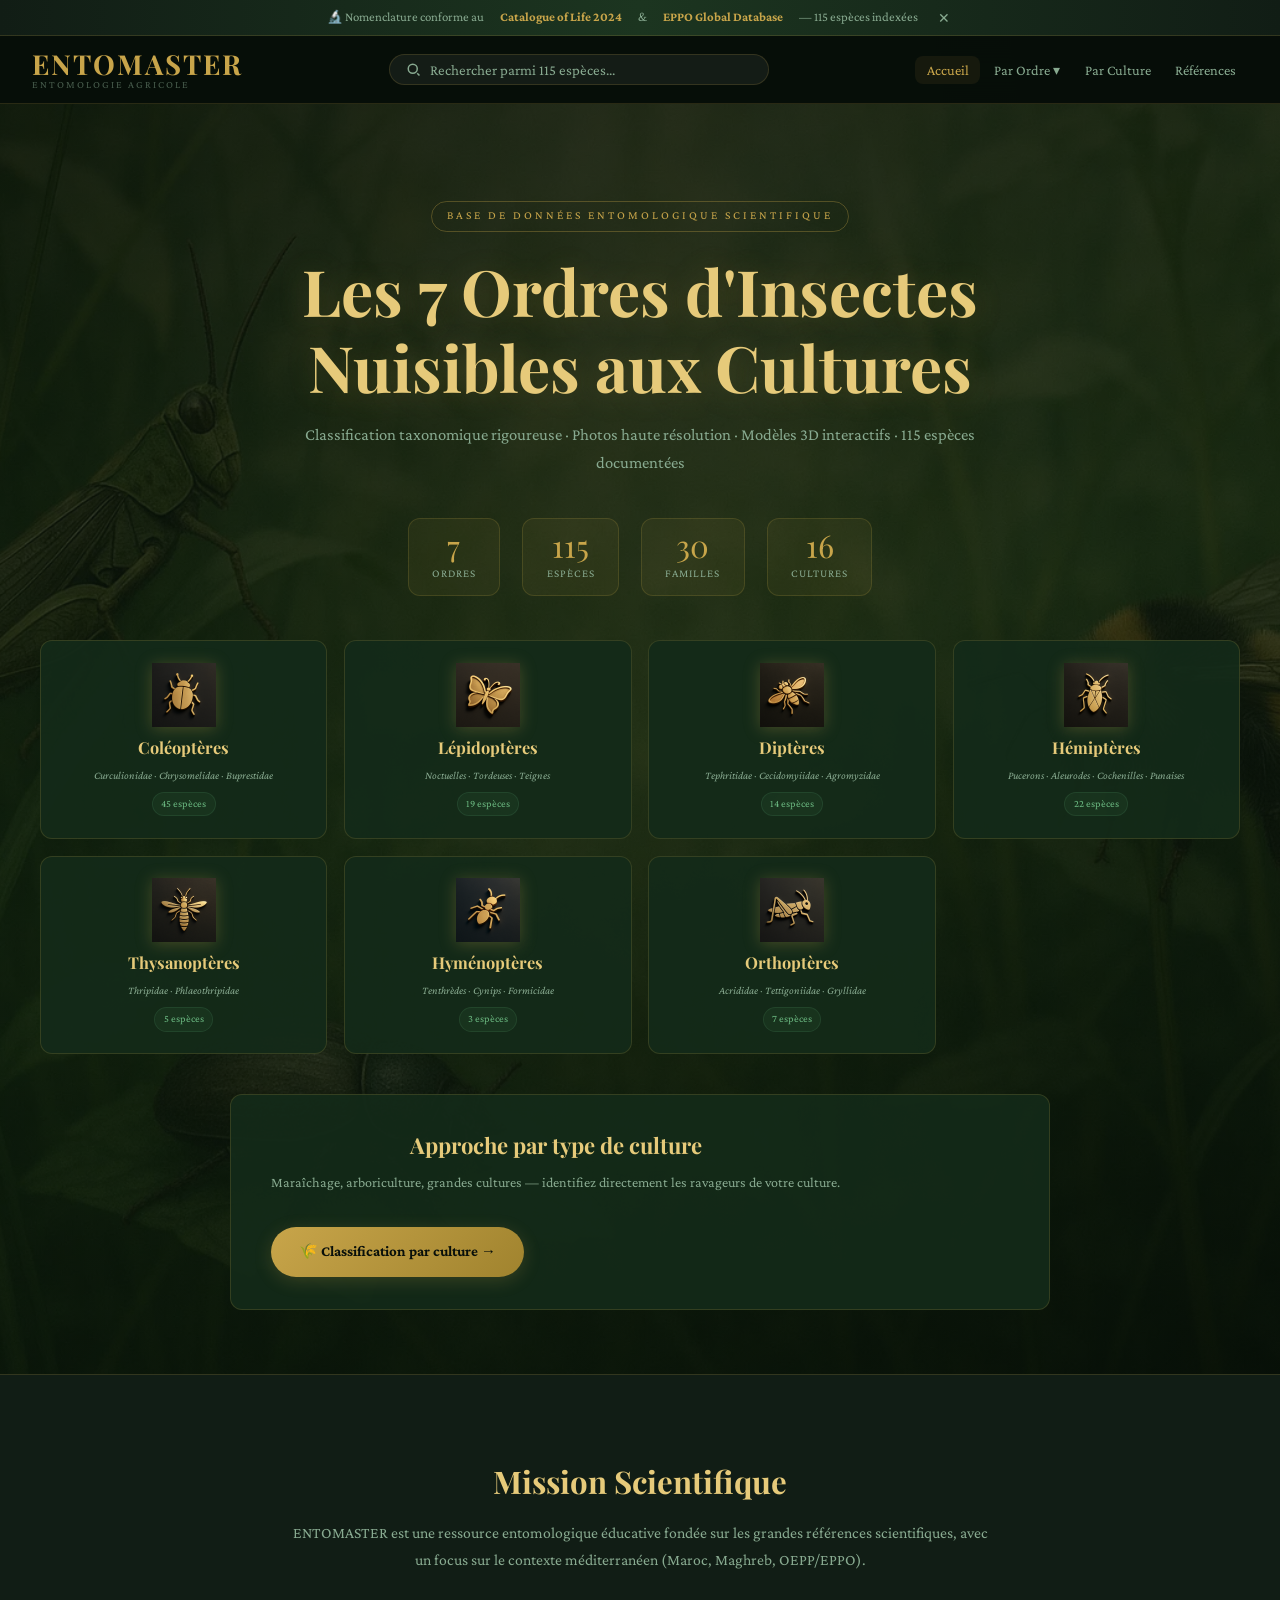
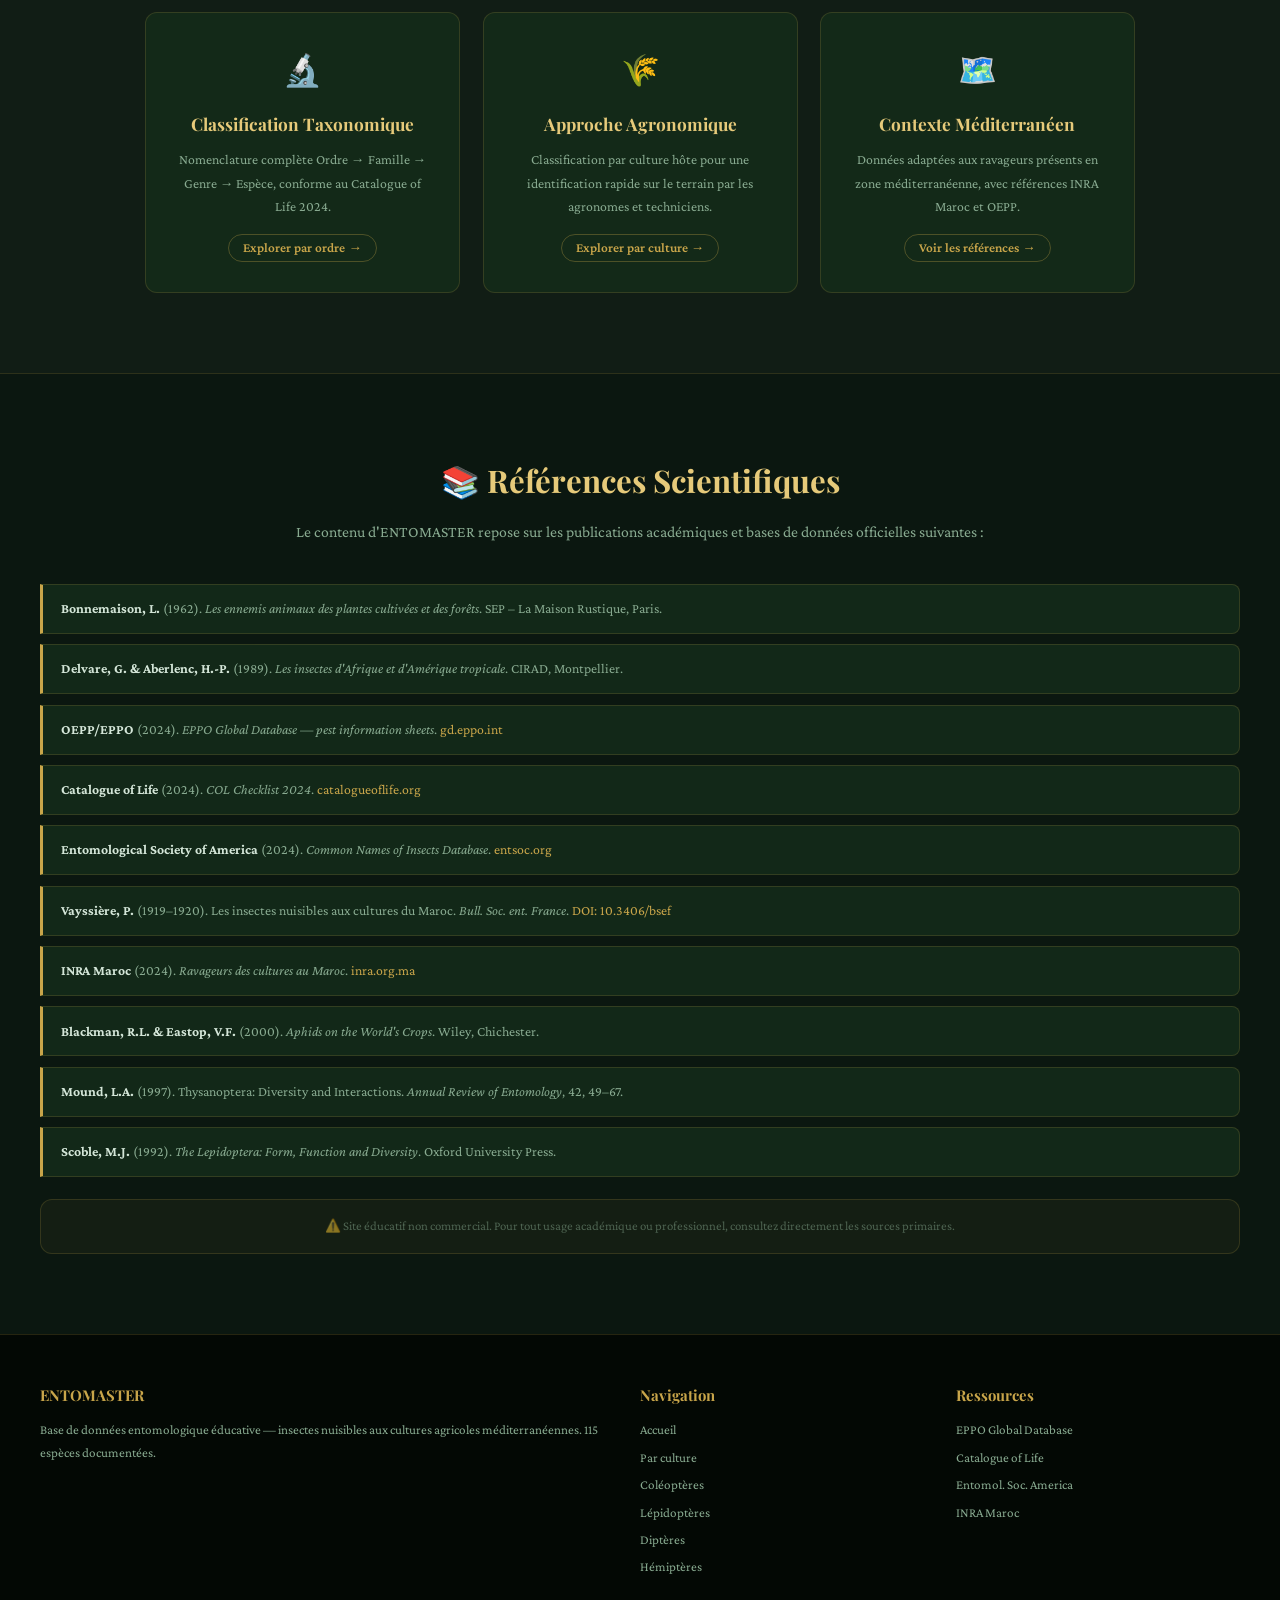
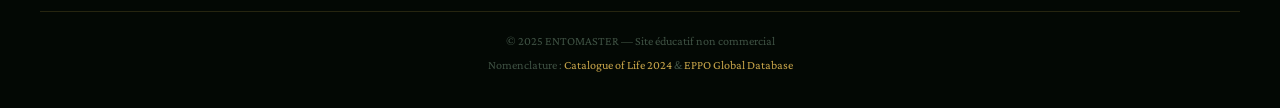
<file: index.html>
<!DOCTYPE html>
<html lang="fr">
<head>
    <meta charset="UTF-8">
    <meta name="viewport" content="width=device-width, initial-scale=1.0">
    <title>ENTOMASTER – Référence Entomologique des Insectes Nuisibles aux Cultures</title>
    <meta name="description" content="Base de données entomologique : 115 espèces d'insectes nuisibles aux cultures classées par ordre taxonomique et par culture. Coléoptères, Lépidoptères, Diptères, Hémiptères, Orthoptères, Thysanoptères, Hyménoptères.">
    <meta name="keywords" content="entomologie, insectes nuisibles, cultures, ravageurs, coléoptères, lépidoptères, diptères, Maroc, Maghreb, EPPO">
    <meta name="robots" content="index, follow">
    <meta property="og:title" content="ENTOMASTER – Référence Entomologique">
    <meta property="og:description" content="115 espèces d'insectes nuisibles classées par ordre et par culture.">
    <meta property="og:type" content="website">
    <script type="application/ld+json">{"@context":"https://schema.org","@type":"WebSite","name":"ENTOMASTER","description":"Référence entomologique agricole","inLanguage":"fr"}</script>
    <link rel="stylesheet" href="style.css">
    <link rel="preconnect" href="https://fonts.googleapis.com">
    <link href="https://fonts.googleapis.com/css2?family=Playfair+Display:ital,wght@0,700;1,400&family=Crimson+Pro:ital,wght@0,400;0,600;1,400&display=swap" rel="stylesheet">
    <script src="search_index.js"></script>
</head>
<body>

<div class="top-banner" id="topBanner">
    &#x1F52C; Nomenclature conforme au <strong>Catalogue of Life 2024</strong> &amp; <strong>EPPO Global Database</strong> — 115 espèces indexées
    <button class="banner-close" onclick="document.getElementById('topBanner').style.display='none'" aria-label="Fermer">&#x2715;</button>
</div>

<header>
  <nav class="navbar" role="navigation" aria-label="Navigation principale">
    <div class="nav-brand">
      <a href="index.html" class="nav-brand-link">
        <span class="brand-name">ENTOMASTER</span>
        <span class="brand-sub">Entomologie Agricole</span>
      </a>
    </div>
    <div class="nav-search" role="search">
      <div class="search-wrapper">
        <svg class="search-icon" viewBox="0 0 20 20" fill="none" stroke="currentColor" stroke-width="2">
          <circle cx="9" cy="9" r="6"/><path d="m15 15 3 3"/>
        </svg>
        <input type="search" id="globalSearch" placeholder="Rechercher parmi 115 espèces..." autocomplete="off">
      </div>
      <div id="searchDropdown" class="search-dropdown" role="listbox" aria-live="polite"></div>
    </div>
    <ul class="nav-menu" id="navMenu" role="menubar">
      <li><a href="index.html" aria-current="page">Accueil</a></li>
      <li class="has-dropdown">
        <a href="#">Par Ordre &#x25BE;</a>
        <ul class="dropdown-menu"><li><a href="coleopteres/index.html">&#x1FAB2; Coléoptères</a></li>
<li><a href="lepidopteres/index.html">&#x1F98B; Lépidoptères</a></li>
<li><a href="dipteres/index.html">&#x1FAB0; Diptères</a></li>
<li><a href="hemipteres/index.html">&#x1F41B; Hémiptères</a></li>
<li><a href="thysanopteres/index.html">&#x1F52C; Thysanoptères</a></li>
<li><a href="hymenopteres/index.html">&#x1F41D; Hyménoptères</a></li>
<li><a href="orthopteres/index.html">&#x1F997; Orthoptères</a></li></ul>
      </li>
      <li><a href="classification_par_culture.html" >Par Culture</a></li>
      <li><a href="index.html#references">Références</a></li>
    </ul>
    <button class="hamburger" id="hamburger" aria-label="Menu" aria-expanded="false">
      <span></span><span></span><span></span>
    </button>
  </nav>
</header>

<a href="#main" class="skip-link">Aller au contenu</a>

<main id="main">
  <section class="hero-section" aria-labelledby="hero-title">
    <div class="hero-bg"></div>
    <div class="hero-content">
      <span class="hero-eyebrow">Base de données entomologique scientifique</span>
      <h1 class="hero-title" id="hero-title">Les 7 Ordres d'Insectes<br>Nuisibles aux Cultures</h1>
      <p class="hero-desc">Classification taxonomique rigoureuse · Photos haute résolution · Modèles 3D interactifs · 115 espèces documentées</p>

      <div class="stats-row">
        <div class="stat"><span class="stat-n" data-to="7">0</span><span class="stat-l">Ordres</span></div>
        <div class="stat"><span class="stat-n" data-to="115">0</span><span class="stat-l">Espèces</span></div>
        <div class="stat"><span class="stat-n" data-to="30">0</span><span class="stat-l">Familles</span></div>
        <div class="stat"><span class="stat-n" data-to="16">0</span><span class="stat-l">Cultures</span></div>
      </div>

      <div class="orders-grid" role="list">
        <article class="order-card" data-href="coleopteres/index.html" role="listitem" tabindex="0">
          <div class="card-icon"><img src="icons/coleopteres_gold.png" alt="" aria-hidden="true"></div>
          <h3>Coléoptères</h3>
          <p class="card-families">Curculionidae · Chrysomelidae · Buprestidae</p>
          <span class="card-badge">45 espèces</span>
        </article>
        <article class="order-card" data-href="lepidopteres/index.html" role="listitem" tabindex="0">
          <div class="card-icon"><img src="icons/lepidopteres_gold.png" alt="" aria-hidden="true"></div>
          <h3>Lépidoptères</h3>
          <p class="card-families">Noctuelles · Tordeuses · Teignes</p>
          <span class="card-badge">19 espèces</span>
        </article>
        <article class="order-card" data-href="dipteres/index.html" role="listitem" tabindex="0">
          <div class="card-icon"><img src="icons/dipteres_gold.png" alt="" aria-hidden="true"></div>
          <h3>Diptères</h3>
          <p class="card-families">Tephritidae · Cecidomyiidae · Agromyzidae</p>
          <span class="card-badge">14 espèces</span>
        </article>
        <article class="order-card" data-href="hemipteres/index.html" role="listitem" tabindex="0">
          <div class="card-icon"><img src="icons/hemipteres_gold.png" alt="" aria-hidden="true"></div>
          <h3>Hémiptères</h3>
          <p class="card-families">Pucerons · Aleurodes · Cochenilles · Punaises</p>
          <span class="card-badge">22 espèces</span>
        </article>
        <article class="order-card" data-href="thysanopteres/index.html" role="listitem" tabindex="0">
          <div class="card-icon"><img src="icons/thysanopteres_gold.png" alt="" aria-hidden="true"></div>
          <h3>Thysanoptères</h3>
          <p class="card-families">Thripidae · Phlaeothripidae</p>
          <span class="card-badge">5 espèces</span>
        </article>
        <article class="order-card" data-href="hymenopteres/index.html" role="listitem" tabindex="0">
          <div class="card-icon"><img src="icons/hymenopteres_gold.png" alt="" aria-hidden="true"></div>
          <h3>Hyménoptères</h3>
          <p class="card-families">Tenthrèdes · Cynips · Formicidae</p>
          <span class="card-badge">3 espèces</span>
        </article>
        <article class="order-card" data-href="orthopteres/index.html" role="listitem" tabindex="0">
          <div class="card-icon"><img src="icons/orthopteres_gold.png" alt="" aria-hidden="true"></div>
          <h3>Orthoptères</h3>
          <p class="card-families">Acrididae · Tettigoniidae · Gryllidae</p>
          <span class="card-badge">7 espèces</span>
        </article>
      </div>

      <div class="culture-cta">
        <div class="cta-text">
          <h2>Approche par type de culture</h2>
          <p>Maraîchage, arboriculture, grandes cultures — identifiez directement les ravageurs de votre culture.</p>
        </div>
        <a href="classification_par_culture.html" class="cta-btn">&#x1F33E; Classification par culture &#x2192;</a>
      </div>
    </div>
  </section>

  <section id="about" class="info-section">
    <div class="section-wrap">
      <h2 class="section-title">Mission Scientifique</h2>
      <p class="section-lead">ENTOMASTER est une ressource entomologique éducative fondée sur les grandes références scientifiques, avec un focus sur le contexte méditerranéen (Maroc, Maghreb, OEPP/EPPO).</p>
      <div class="approaches">
        <div class="approach-card">
          <span class="appr-icon">&#x1F52C;</span>
          <h3>Classification Taxonomique</h3>
          <p>Nomenclature complète Ordre &#x2192; Famille &#x2192; Genre &#x2192; Espèce, conforme au Catalogue of Life 2024.</p>
          <a href="#main" class="appr-link">Explorer par ordre &#x2192;</a>
        </div>
        <div class="approach-card">
          <span class="appr-icon">&#x1F33E;</span>
          <h3>Approche Agronomique</h3>
          <p>Classification par culture hôte pour une identification rapide sur le terrain par les agronomes et techniciens.</p>
          <a href="classification_par_culture.html" class="appr-link">Explorer par culture &#x2192;</a>
        </div>
        <div class="approach-card">
          <span class="appr-icon">&#x1F5FA;&#xFE0F;</span>
          <h3>Contexte Méditerranéen</h3>
          <p>Données adaptées aux ravageurs présents en zone méditerranéenne, avec références INRA Maroc et OEPP.</p>
          <a href="#references" class="appr-link">Voir les références &#x2192;</a>
        </div>
      </div>
    </div>
  </section>

  <section id="references" class="refs-section">
    <div class="section-wrap">
      <h2 class="section-title">&#x1F4DA; Références Scientifiques</h2>
      <p class="section-lead">Le contenu d'ENTOMASTER repose sur les publications académiques et bases de données officielles suivantes :</p>
      <ul class="refs-list">
        <li><strong>Bonnemaison, L.</strong> (1962). <em>Les ennemis animaux des plantes cultivées et des forêts</em>. SEP – La Maison Rustique, Paris.</li>
        <li><strong>Delvare, G. &amp; Aberlenc, H.-P.</strong> (1989). <em>Les insectes d'Afrique et d'Amérique tropicale</em>. CIRAD, Montpellier.</li>
        <li><strong>OEPP/EPPO</strong> (2024). <em>EPPO Global Database — pest information sheets</em>. <a href="https://gd.eppo.int" target="_blank" rel="noopener">gd.eppo.int</a></li>
        <li><strong>Catalogue of Life</strong> (2024). <em>COL Checklist 2024</em>. <a href="https://www.catalogueoflife.org" target="_blank" rel="noopener">catalogueoflife.org</a></li>
        <li><strong>Entomological Society of America</strong> (2024). <em>Common Names of Insects Database</em>. <a href="https://www.entsoc.org" target="_blank" rel="noopener">entsoc.org</a></li>
        <li><strong>Vayssière, P.</strong> (1919–1920). Les insectes nuisibles aux cultures du Maroc. <em>Bull. Soc. ent. France</em>. <a href="https://doi.org/10.3406/bsef.1919.26513" target="_blank" rel="noopener">DOI: 10.3406/bsef</a></li>
        <li><strong>INRA Maroc</strong> (2024). <em>Ravageurs des cultures au Maroc</em>. <a href="https://www.inra.org.ma" target="_blank" rel="noopener">inra.org.ma</a></li>
        <li><strong>Blackman, R.L. &amp; Eastop, V.F.</strong> (2000). <em>Aphids on the World's Crops</em>. Wiley, Chichester.</li>
        <li><strong>Mound, L.A.</strong> (1997). Thysanoptera: Diversity and Interactions. <em>Annual Review of Entomology</em>, 42, 49–67.</li>
        <li><strong>Scoble, M.J.</strong> (1992). <em>The Lepidoptera: Form, Function and Diversity</em>. Oxford University Press.</li>
      </ul>
      <p class="ref-warning">&#x26A0;&#xFE0F; Site éducatif non commercial. Pour tout usage académique ou professionnel, consultez directement les sources primaires.</p>
    </div>
  </section>
</main>

<div id="speciesModal" class="species-modal" role="dialog" aria-modal="true" aria-labelledby="modalTitle" hidden>
  <div class="modal-overlay" id="modalOverlay"></div>
  <div class="modal-panel">
    <button class="modal-close" id="modalClose" aria-label="Fermer">&#x2715;</button>
    <div class="modal-body" id="modalBody"></div>
  </div>
</div>
<div id="spTooltip" class="sp-tooltip" role="tooltip"></div>
<button id="backToTop" aria-label="Haut de page">&#x25B2;</button>

<footer role="contentinfo">
  <div class="footer-inner">
    <div class="footer-cols">
      <div class="fc">
        <h4>ENTOMASTER</h4>
        <p>Base de données entomologique éducative — insectes nuisibles aux cultures agricoles méditerranéennes. 115 espèces documentées.</p>
      </div>
      <div class="fc">
        <h4>Navigation</h4>
        <ul>
          <li><a href="index.html">Accueil</a></li>
          <li><a href="classification_par_culture.html">Par culture</a></li>
          <li><a href="coleopteres/index.html">Coléoptères</a></li>
          <li><a href="lepidopteres/index.html">Lépidoptères</a></li>
          <li><a href="dipteres/index.html">Diptères</a></li>
          <li><a href="hemipteres/index.html">Hémiptères</a></li>
        </ul>
      </div>
      <div class="fc">
        <h4>Ressources</h4>
        <ul>
          <li><a href="https://gd.eppo.int" target="_blank" rel="noopener">EPPO Global Database</a></li>
          <li><a href="https://www.catalogueoflife.org" target="_blank" rel="noopener">Catalogue of Life</a></li>
          <li><a href="https://www.entsoc.org" target="_blank" rel="noopener">Entomol. Soc. America</a></li>
          <li><a href="https://www.inra.org.ma" target="_blank" rel="noopener">INRA Maroc</a></li>
        </ul>
      </div>
    </div>
    <div class="footer-bottom">
      <p>&copy; 2025 ENTOMASTER — Site éducatif non commercial</p>
      <p>Nomenclature : <a href="https://www.catalogueoflife.org" target="_blank" rel="noopener">Catalogue of Life 2024</a> &amp; <a href="https://gd.eppo.int" target="_blank" rel="noopener">EPPO Global Database</a></p>
    </div>
  </div>
</footer>

<script src="shared.js"></script>
</body>
</html>
</file>
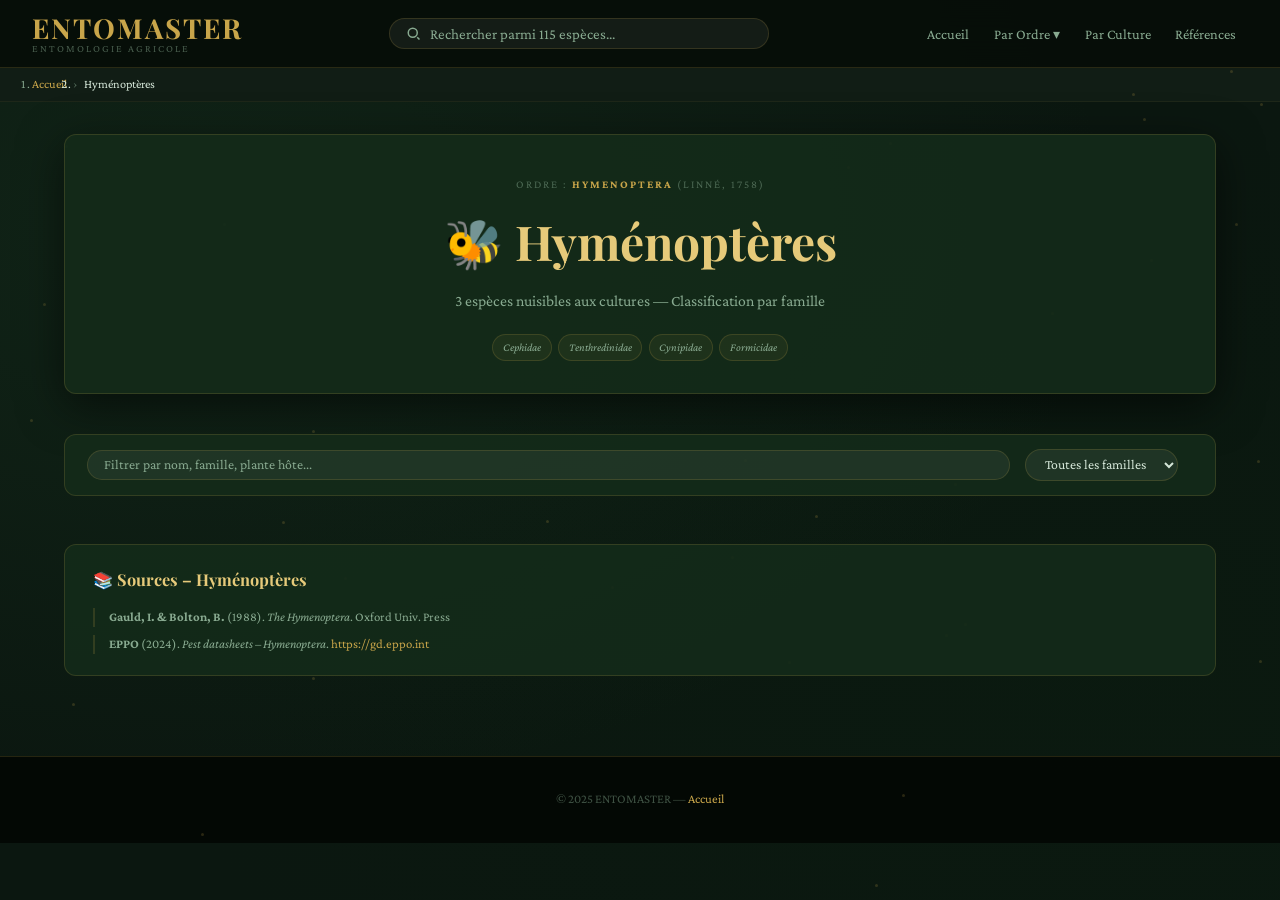
<file: hymenopteres/index.html>
<!DOCTYPE html>
<html lang="fr">
<head>
    <meta charset="UTF-8"><meta name="viewport" content="width=device-width, initial-scale=1.0">
    <title>Hyménoptères – Espèces Nuisibles | ENTOMASTER</title>
    <meta name="description" content="3 espèces de hyménoptères nuisibles aux cultures.">
    <link rel="stylesheet" href="../style.css">
    <link rel="preconnect" href="https://fonts.googleapis.com">
    <link href="https://fonts.googleapis.com/css2?family=Playfair+Display:ital,wght@0,700;1,400&family=Crimson+Pro:ital,wght@0,400;0,600;1,400&display=swap" rel="stylesheet">
    
    <script src="../search_index.js"></script>
</head>
<body>
<header>
  <nav class="navbar" role="navigation" aria-label="Navigation principale">
    <div class="nav-brand">
      <a href="../index.html" class="nav-brand-link">
        <span class="brand-name">ENTOMASTER</span>
        <span class="brand-sub">Entomologie Agricole</span>
      </a>
    </div>
    <div class="nav-search" role="search">
      <div class="search-wrapper">
        <svg class="search-icon" viewBox="0 0 20 20" fill="none" stroke="currentColor" stroke-width="2">
          <circle cx="9" cy="9" r="6"/><path d="m15 15 3 3"/>
        </svg>
        <input type="search" id="globalSearch" placeholder="Rechercher parmi 115 espèces..." autocomplete="off">
      </div>
      <div id="searchDropdown" class="search-dropdown" role="listbox" aria-live="polite"></div>
    </div>
    <ul class="nav-menu" id="navMenu" role="menubar">
      <li><a href="../index.html" >Accueil</a></li>
      <li class="has-dropdown">
        <a href="#">Par Ordre &#x25BE;</a>
        <ul class="dropdown-menu"><li><a href="../coleopteres/index.html">&#x1FAB2; Coléoptères</a></li>
<li><a href="../lepidopteres/index.html">&#x1F98B; Lépidoptères</a></li>
<li><a href="../dipteres/index.html">&#x1FAB0; Diptères</a></li>
<li><a href="../hemipteres/index.html">&#x1F41B; Hémiptères</a></li>
<li><a href="../thysanopteres/index.html">&#x1F52C; Thysanoptères</a></li>
<li><a href="../hymenopteres/index.html"  aria-current=page>&#x1F41D; Hyménoptères</a></li>
<li><a href="../orthopteres/index.html">&#x1F997; Orthoptères</a></li></ul>
      </li>
      <li><a href="../classification_par_culture.html" >Par Culture</a></li>
      <li><a href="../index.html#references">Références</a></li>
    </ul>
    <button class="hamburger" id="hamburger" aria-label="Menu" aria-expanded="false">
      <span></span><span></span><span></span>
    </button>
  </nav>
</header>
<nav aria-label="Fil d'Ariane" class="breadcrumb-nav">
  <ol class="breadcrumb">
    <li><a href="../index.html">Accueil</a></li>
    <li aria-current="page">Hyménoptères</li>
  </ol>
</nav>
<div class="page-wrap">
  <div class="page-header">
    <p class="page-order-label">Ordre : <strong>Hymenoptera</strong> (Linné, 1758)</p>
    <h1 class="page-title">&#x1F41D; Hyménoptères</h1>
    <p class="page-subtitle">3 espèces nuisibles aux cultures — Classification par famille</p>
    <div class="taxo-pills"><span class="taxo-pill">Cephidae</span><span class="taxo-pill">Tenthredinidae</span><span class="taxo-pill">Cynipidae</span><span class="taxo-pill">Formicidae</span></div>
  </div>
  <div class="filter-bar" role="search">
    <input type="search" id="spSearch" placeholder="Filtrer par nom, famille, plante hôte..." aria-label="Filtrer">
    <select id="famFilter" aria-label="Filtrer par famille">
      <option value="">Toutes les familles</option>
      <option value="cephidae">Cephidae</option>
<option value="tenthredinidae">Tenthredinidae</option>
<option value="cynipidae">Cynipidae</option>
<option value="formicidae">Formicidae</option>
    </select>
    <span class="filter-count" id="filterCount"></span>
  </div>
  
  <main id="species-container" aria-label="Liste des hyménoptères"></main>
  <div class="no-results-msg" id="noResults">
    <p>Aucune espèce ne correspond à votre filtre.</p>
    <button class="reset-btn" id="resetBtn">Réinitialiser</button>
  </div>
  <aside class="page-refs">
    <h3>&#x1F4DA; Sources – Hyménoptères</h3>
    <ul><li><strong>Gauld, I. & Bolton, B.</strong> (1988). <em>The Hymenoptera</em>. Oxford Univ. Press</li>
<li><strong>EPPO</strong> (2024). <em>Pest datasheets – Hymenoptera</em>. <a href="https://gd.eppo.int" target="_blank" rel="noopener">https://gd.eppo.int</a></li></ul>
  </aside>
</div>
<div id="speciesModal" class="species-modal" role="dialog" aria-modal="true" aria-labelledby="modalTitle" hidden>
  <div class="modal-overlay" id="modalOverlay"></div>
  <div class="modal-panel">
    <button class="modal-close" id="modalClose" aria-label="Fermer">&#x2715;</button>
    <div class="modal-body" id="modalBody"></div>
  </div>
</div>
<div id="spTooltip" class="sp-tooltip" role="tooltip"></div>
<button id="backToTop" aria-label="Haut de page">&#x25B2;</button>
<footer role="contentinfo" style="background:rgba(4,9,5,.98);border-top:1px solid var(--border);padding:2rem;text-align:center">
  <p style="font-size:.8rem;color:rgba(136,170,144,.45)">&copy; 2025 ENTOMASTER — <a href="../index.html" style="color:var(--gold)">Accueil</a></p>
</footer>
  <script src="species-data.js"></script>
<script src="../shared.js"></script>
<script src="../order_script.js"></script>
</body></html>
</file>
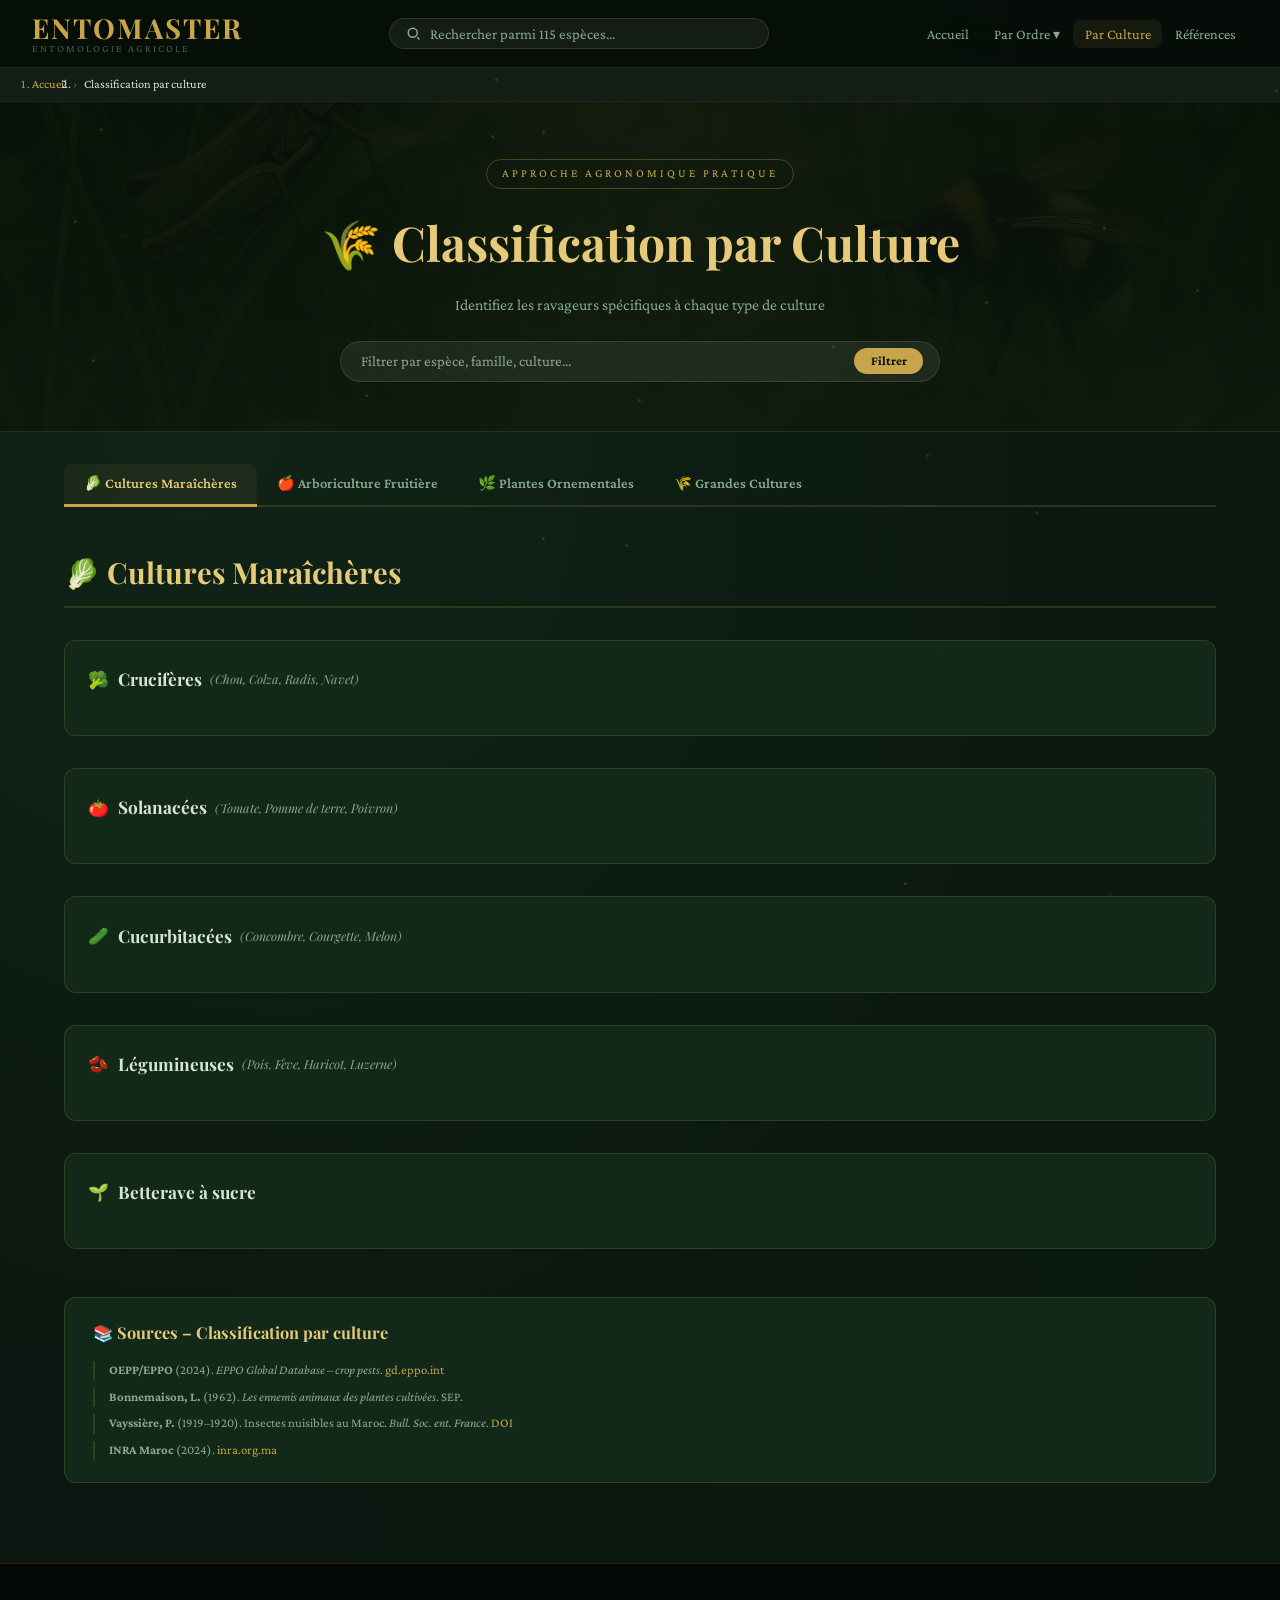
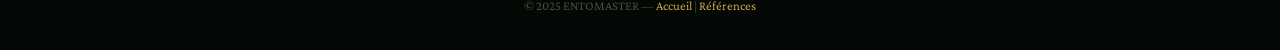
<file: classification_par_culture.html>
<!DOCTYPE html>
<html lang="fr">
<head>
    <meta charset="UTF-8"><meta name="viewport" content="width=device-width, initial-scale=1.0">
    <title>Classification par Culture – Ravageurs Agricoles | ENTOMASTER</title>
    <meta name="description" content="Identifiez les insectes nuisibles par type de culture : maraîchage, arboriculture, grandes cultures.">
    <link rel="stylesheet" href="style.css">
    <link rel="preconnect" href="https://fonts.googleapis.com">
    <link href="https://fonts.googleapis.com/css2?family=Playfair+Display:ital,wght@0,700;1,400&family=Crimson+Pro:ital,wght@0,400;0,600;1,400&display=swap" rel="stylesheet">
    <script src="search_index.js"></script>
    <script src="classification_data.js"></script>
</head>
<body>
<header>
  <nav class="navbar" role="navigation" aria-label="Navigation principale">
    <div class="nav-brand">
      <a href="index.html" class="nav-brand-link">
        <span class="brand-name">ENTOMASTER</span>
        <span class="brand-sub">Entomologie Agricole</span>
      </a>
    </div>
    <div class="nav-search" role="search">
      <div class="search-wrapper">
        <svg class="search-icon" viewBox="0 0 20 20" fill="none" stroke="currentColor" stroke-width="2">
          <circle cx="9" cy="9" r="6"/><path d="m15 15 3 3"/>
        </svg>
        <input type="search" id="globalSearch" placeholder="Rechercher parmi 115 espèces..." autocomplete="off">
      </div>
      <div id="searchDropdown" class="search-dropdown" role="listbox" aria-live="polite"></div>
    </div>
    <ul class="nav-menu" id="navMenu" role="menubar">
      <li><a href="index.html" >Accueil</a></li>
      <li class="has-dropdown">
        <a href="#">Par Ordre &#x25BE;</a>
        <ul class="dropdown-menu"><li><a href="coleopteres/index.html">&#x1FAB2; Coléoptères</a></li>
<li><a href="lepidopteres/index.html">&#x1F98B; Lépidoptères</a></li>
<li><a href="dipteres/index.html">&#x1FAB0; Diptères</a></li>
<li><a href="hemipteres/index.html">&#x1F41B; Hémiptères</a></li>
<li><a href="thysanopteres/index.html">&#x1F52C; Thysanoptères</a></li>
<li><a href="hymenopteres/index.html">&#x1F41D; Hyménoptères</a></li>
<li><a href="orthopteres/index.html">&#x1F997; Orthoptères</a></li></ul>
      </li>
      <li><a href="classification_par_culture.html" aria-current="page">Par Culture</a></li>
      <li><a href="index.html#references">Références</a></li>
    </ul>
    <button class="hamburger" id="hamburger" aria-label="Menu" aria-expanded="false">
      <span></span><span></span><span></span>
    </button>
  </nav>
</header>
<nav aria-label="Fil d'Ariane" class="breadcrumb-nav">
  <ol class="breadcrumb"><li><a href="index.html">Accueil</a></li><li aria-current="page">Classification par culture</li></ol>
</nav>
<div class="clf-hero">
  <p class="hero-eyebrow" style="opacity:1;animation:none;margin-bottom:.8rem">Approche agronomique pratique</p>
  <h1 class="page-title" style="margin-bottom:.5rem">&#x1F33E; Classification par Culture</h1>
  <p class="section-lead" style="margin-bottom:1rem">Identifiez les ravageurs spécifiques à chaque type de culture</p>
  <div class="clf-search-wrap">
    <div class="clf-search-bar">
      <input type="search" id="clfSearch" placeholder="Filtrer par espèce, famille, culture..." autocomplete="off">
      <button class="clf-search-btn" id="clfSearchBtn">Filtrer</button>
    </div>
    <div id="clfLiveResults" class="clf-live-results" role="listbox"></div>
  </div>
  <p id="clfCount" style="font-size:.78rem;color:var(--text-m);margin-top:.55rem;text-align:center"></p>
</div>
<main id="main" class="page-wrap" style="padding-top:2rem">
  <div class="tabs-nav" role="tablist">
    <button class="tab-btn active" role="tab" aria-selected="true" data-tab="maraicheres">&#x1F96C; Cultures Maraîchères</button>
    <button class="tab-btn" role="tab" aria-selected="false" data-tab="arboriculture">&#x1F34E; Arboriculture Fruitière</button>
    <button class="tab-btn" role="tab" aria-selected="false" data-tab="ornementales">&#x1F33F; Plantes Ornementales</button>
    <button class="tab-btn" role="tab" aria-selected="false" data-tab="grandes">&#x1F33E; Grandes Cultures</button>
  </div>
  <div id="tab-maraicheres" class="tab-panel active" role="tabpanel">
    <h2 class="cat-title">&#x1F96C; Cultures Maraîchères</h2>
    <div class="culture-group"><h3 class="culture-group-title"><span class="culture-icon">&#x1F966;</span> Crucifères <span class="culture-sub">(Chou, Colza, Radis, Navet)</span></h3><div class="sp-grid" id="g-cruciferes" role="list"></div></div>
    <div class="culture-group"><h3 class="culture-group-title"><span class="culture-icon">&#x1F345;</span> Solanacées <span class="culture-sub">(Tomate, Pomme de terre, Poivron)</span></h3><div class="sp-grid" id="g-solanacees" role="list"></div></div>
    <div class="culture-group"><h3 class="culture-group-title"><span class="culture-icon">&#x1F952;</span> Cucurbitacées <span class="culture-sub">(Concombre, Courgette, Melon)</span></h3><div class="sp-grid" id="g-cucurbitacees" role="list"></div></div>
    <div class="culture-group"><h3 class="culture-group-title"><span class="culture-icon">&#x1FAD8;</span> Légumineuses <span class="culture-sub">(Pois, Fève, Haricot, Luzerne)</span></h3><div class="sp-grid" id="g-legumineuses" role="list"></div></div>
    <div class="culture-group"><h3 class="culture-group-title"><span class="culture-icon">&#x1F331;</span> Betterave à sucre</h3><div class="sp-grid" id="g-betterave" role="list"></div></div>
  </div>
  <div id="tab-arboriculture" class="tab-panel" role="tabpanel">
    <h2 class="cat-title">&#x1F34E; Arboriculture Fruitière</h2>
    <div class="culture-group"><h3 class="culture-group-title"><span class="culture-icon">&#x1FAD2;</span> Olivier <span class="culture-sub">(Olea europaea)</span></h3><div class="sp-grid" id="g-olivier" role="list"></div></div>
    <div class="culture-group"><h3 class="culture-group-title"><span class="culture-icon">&#x1F34B;</span> Agrumes <span class="culture-sub">(Oranger, Citronnier, Mandarinier)</span></h3><div class="sp-grid" id="g-agrumes" role="list"></div></div>
    <div class="culture-group"><h3 class="culture-group-title"><span class="culture-icon">&#x1F351;</span> Rosacées à noyau <span class="culture-sub">(Pêcher, Cerisier, Prunier)</span></h3><div class="sp-grid" id="g-rosacees_noyaux" role="list"></div></div>
    <div class="culture-group"><h3 class="culture-group-title"><span class="culture-icon">&#x1F34E;</span> Rosacées à pépins <span class="culture-sub">(Pommier, Poirier)</span></h3><div class="sp-grid" id="g-rosacees_pepins" role="list"></div></div>
    <div class="culture-group"><h3 class="culture-group-title"><span class="culture-icon">&#x1F347;</span> Vigne <span class="culture-sub">(Vitis vinifera)</span></h3><div class="sp-grid" id="g-vigne" role="list"></div></div>
    <div class="culture-group"><h3 class="culture-group-title"><span class="culture-icon">&#x1FAD0;</span> Fruits rouges <span class="culture-sub">(Fraisier, Groseillier)</span></h3><div class="sp-grid" id="g-fruits_rouges" role="list"></div></div>
    <div class="culture-group"><h3 class="culture-group-title"><span class="culture-icon">&#x1F334;</span> Palmier dattier</h3><div class="sp-grid" id="g-palmiers" role="list"></div></div>
  </div>
  <div id="tab-ornementales" class="tab-panel" role="tabpanel">
    <h2 class="cat-title">&#x1F33F; Plantes Ornementales</h2>
    <div class="culture-group"><h3 class="culture-group-title"><span class="culture-icon">&#x1F338;</span> Plantes ornementales</h3><div class="sp-grid" id="g-ornementaux" role="list"></div></div>
  </div>
  <div id="tab-grandes" class="tab-panel" role="tabpanel">
    <h2 class="cat-title">&#x1F33E; Grandes Cultures</h2>
    <div class="culture-group"><h3 class="culture-group-title"><span class="culture-icon">&#x1F33E;</span> Céréales <span class="culture-sub">(Blé, Orge, Maïs, Sorgho)</span></h3><div class="sp-grid" id="g-cereales" role="list"></div></div>
    <div class="culture-group"><h3 class="culture-group-title"><span class="culture-icon">&#x1FAB4;</span> Cotonnier</h3><div class="sp-grid" id="g-cotonnier" role="list"></div></div>
    <div class="culture-group"><h3 class="culture-group-title"><span class="culture-icon">&#x1F33F;</span> Luzerne</h3><div class="sp-grid" id="g-luzerne" role="list"></div></div>
  </div>
  <section class="page-refs" style="margin-top:3rem">
    <h3>&#x1F4DA; Sources – Classification par culture</h3>
    <ul>
      <li><strong>OEPP/EPPO</strong> (2024). <em>EPPO Global Database – crop pests</em>. <a href="https://gd.eppo.int" target="_blank" rel="noopener">gd.eppo.int</a></li>
      <li><strong>Bonnemaison, L.</strong> (1962). <em>Les ennemis animaux des plantes cultivées</em>. SEP.</li>
      <li><strong>Vayssière, P.</strong> (1919–1920). Insectes nuisibles au Maroc. <em>Bull. Soc. ent. France</em>. <a href="https://doi.org/10.3406/bsef.1919.26513" target="_blank" rel="noopener">DOI</a></li>
      <li><strong>INRA Maroc</strong> (2024). <a href="https://www.inra.org.ma" target="_blank" rel="noopener">inra.org.ma</a></li>
    </ul>
  </section>
</main>
<div id="speciesModal" class="species-modal" role="dialog" aria-modal="true" aria-labelledby="modalTitle" hidden>
  <div class="modal-overlay" id="modalOverlay"></div>
  <div class="modal-panel">
    <button class="modal-close" id="modalClose" aria-label="Fermer">&#x2715;</button>
    <div class="modal-body" id="modalBody"></div>
  </div>
</div>
<div id="spTooltip" class="sp-tooltip" role="tooltip"></div>
<button id="backToTop" aria-label="Haut de page">&#x25B2;</button>
<footer role="contentinfo" style="background:rgba(4,9,5,.98);border-top:1px solid var(--border);padding:2rem;text-align:center">
  <p style="font-size:.8rem;color:rgba(136,170,144,.45)">&copy; 2025 ENTOMASTER — <a href="index.html" style="color:var(--gold)">Accueil</a> | <a href="index.html#references" style="color:var(--gold)">Références</a></p>
</footer>
<script src="shared.js"></script>
<script src="classification_script.js"></script>
</body></html>
</file>
<file: style.css>
/* ================================================================
   ENTOMASTER — style.css unifié v3 (hawasite)
   Thème : naturaliste sombre · or & vert forêt
   Couvre TOUTES les pages du site
   ================================================================ */
:root{
  --bg:#0b1710;--bg2:#111d15;--bg3:#162219;
  --surf:rgba(20,42,25,.93);--surf2:rgba(30,58,35,.9);
  --gold:#c8a54a;--gold-l:#e6ca7a;--gold-d:#a0832e;
  --green:#4a8c5e;--green-l:#6bb880;
  --text:#d4e6d8;--text-m:#88aa90;--text-d:rgba(136,170,144,.5);
  --border:rgba(200,165,74,.18);--border2:rgba(200,165,74,.32);
  --shadow:0 12px 45px rgba(0,0,0,.55);--shadow-g:0 0 25px rgba(200,165,74,.12);
  --r:12px;--r-s:8px;--ease:cubic-bezier(.4,0,.2,1);--t:.28s;
  --max:1200px;--nav-h:68px;
  --font-d:'Playfair Display',Georgia,serif;
  --font-b:'Crimson Pro',Georgia,serif;
}
*,*::before,*::after{box-sizing:border-box;margin:0;padding:0}
html{scroll-behavior:smooth;font-size:16px}
body{font-family:var(--font-b);background:var(--bg);color:var(--text);line-height:1.7;overflow-x:hidden;min-height:100vh;
  background-image:radial-gradient(ellipse at 15% 25%,rgba(42,95,55,.18) 0%,transparent 60%),radial-gradient(ellipse at 85% 75%,rgba(10,30,15,.35) 0%,transparent 60%)}
a{color:var(--gold);text-decoration:none;transition:color var(--t)}
a:hover{color:var(--gold-l)}
img{max-width:100%;display:block}
ul{list-style:none}
button{font-family:var(--font-b);cursor:pointer}
:focus-visible{outline:2px solid var(--gold);outline-offset:3px;border-radius:4px}
.skip-link{position:absolute;top:-60px;left:1rem;background:var(--gold);color:#000;padding:.5rem 1rem;border-radius:0 0 8px 8px;font-weight:700;z-index:9999;transition:top .2s}
.skip-link:focus{top:0}
/* Banner */
.top-banner{background:linear-gradient(90deg,var(--bg2),#1c3520,var(--bg2));border-bottom:1px solid var(--border);padding:.42rem 2rem;text-align:center;font-size:.8rem;color:var(--text-m);display:flex;justify-content:center;align-items:center;gap:1rem}
.top-banner strong{color:var(--gold)}
.banner-close{background:none;border:none;color:var(--text-m);font-size:.9rem;cursor:pointer;padding:0 .2rem;transition:color var(--t)}
.banner-close:hover{color:var(--text)}
/* Navbar */
.navbar{position:sticky;top:0;z-index:1000;display:flex;align-items:center;gap:1.5rem;padding:0 2rem;height:var(--nav-h);background:rgba(7,14,9,.96);backdrop-filter:blur(18px);-webkit-backdrop-filter:blur(18px);border-bottom:1px solid var(--border);transition:transform var(--t) var(--ease);width:100%;transform:none!important;left:0;max-width:none;box-shadow:none}
.navbar.hidden{transform:translateY(-100%)!important}
.nav-brand a,.nav-brand-link{display:flex;flex-direction:column;line-height:1.1}
.brand-name{font-family:var(--font-d);font-size:1.72rem;color:var(--gold);letter-spacing:2px;font-weight:700}
.brand-sub{font-size:.65rem;color:var(--text-d);letter-spacing:2px;text-transform:uppercase}
/* Search */
.nav-search{position:relative;flex:1;max-width:380px;margin:0 auto}
.search-wrapper{display:flex;align-items:center;gap:.55rem;background:rgba(255,255,255,.06);border:1px solid var(--border);border-radius:50px;padding:.42rem 1rem;transition:border-color var(--t),background var(--t)}
.search-wrapper:focus-within{border-color:var(--gold);background:rgba(255,255,255,.09)}
.search-icon{width:15px;height:15px;color:var(--text-m);flex-shrink:0}
.search-wrapper input{flex:1;background:none;border:none;color:var(--text);font-family:var(--font-b);font-size:.93rem;outline:none}
.search-wrapper input::placeholder{color:var(--text-m)}
.search-dropdown{position:absolute;top:calc(100% + 6px);left:0;right:0;background:#111d15;border:1px solid var(--border);border-radius:var(--r);box-shadow:var(--shadow);max-height:380px;overflow-y:auto;display:none;z-index:200;scrollbar-width:thin;scrollbar-color:var(--border) transparent}
.search-dropdown.open{display:block}
.sd-item{padding:.6rem 1rem;cursor:pointer;border-bottom:1px solid rgba(255,255,255,.04);transition:background .14s;display:flex;flex-direction:column;gap:.12rem}
.sd-item:hover,.sd-item:focus{background:rgba(200,165,74,.1);outline:none}
.sd-item strong{font-size:.88rem;color:var(--text);font-style:italic}
.sd-item small{font-size:.73rem;color:var(--text-m)}
.sd-order{font-size:.68rem;color:var(--green-l);background:rgba(74,140,94,.1);border:1px solid rgba(74,140,94,.2);padding:.1rem .42rem;border-radius:50px;width:fit-content}
.sd-empty{padding:.75rem 1rem;color:var(--text-m);font-size:.86rem;font-style:italic}
/* Nav menu */
.nav-menu{display:flex;align-items:center;gap:.12rem;flex-shrink:0}
.nav-menu>li>a{color:var(--text-m);font-size:.9rem;padding:.36rem .72rem;border-radius:var(--r-s);transition:all var(--t);font-family:var(--font-b);white-space:nowrap}
.nav-menu>li>a:hover,.nav-menu>li>a[aria-current="page"]{color:var(--gold);background:rgba(200,165,74,.08)}
.has-dropdown{position:relative}
.dropdown-menu{display:none;position:absolute;top:calc(100% + 8px);right:0;background:#111d15;border:1px solid var(--border);border-radius:var(--r);min-width:210px;box-shadow:var(--shadow);z-index:201}
.has-dropdown:hover .dropdown-menu,.has-dropdown:focus-within .dropdown-menu{display:block}
.dropdown-menu li a{display:block;padding:.52rem 1rem;font-size:.86rem;color:var(--text-m);border-bottom:1px solid rgba(255,255,255,.04);transition:all var(--t)}
.dropdown-menu li a:hover{color:var(--gold-l);background:rgba(200,165,74,.08)}
.dropdown-menu li:last-child a{border-bottom:none}
/* Hamburger */
.hamburger{display:none;flex-direction:column;gap:5px;background:none;border:none;padding:4px;margin-left:auto}
.hamburger span{width:24px;height:2px;background:var(--text-m);border-radius:2px;transition:var(--t) var(--ease)}
.hamburger.active span:nth-child(1){transform:rotate(45deg) translate(5px,5px)}
.hamburger.active span:nth-child(2){opacity:0;transform:scaleX(0)}
.hamburger.active span:nth-child(3){transform:rotate(-45deg) translate(5px,-5px)}
/* Breadcrumb */
.breadcrumb-nav{background:var(--bg2);border-bottom:1px solid rgba(200,165,74,.07);padding:.38rem 2rem}
.breadcrumb{display:flex;gap:.4rem;font-size:.77rem;color:var(--text-m)}
.breadcrumb li+li::before{content:'›';margin-right:.4rem;color:var(--text-d)}
.breadcrumb a{color:var(--gold)}
.breadcrumb [aria-current="page"]{color:var(--text)}
/* Page wrap */
.page-wrap{max-width:var(--max);margin:0 auto;padding:2rem 1.5rem 5rem;position:relative;z-index:1}
/* Page header */
.page-header{text-align:center;margin-bottom:2.5rem;background:var(--surf);border:1px solid var(--border);padding:2.5rem 2rem 2rem;border-radius:var(--r);box-shadow:var(--shadow)}
.page-order-label{font-size:.7rem;letter-spacing:2px;text-transform:uppercase;color:var(--text-d);margin-bottom:.4rem}
.page-order-label strong{color:var(--gold)}
.page-title{font-family:var(--font-d);font-size:clamp(1.8rem,4vw,3rem);color:var(--gold-l);margin-bottom:.4rem}
.page-subtitle{font-size:.98rem;color:var(--text-m)}
.taxo-pills{display:flex;flex-wrap:wrap;justify-content:center;gap:.38rem;margin-top:1.2rem}
.taxo-pill{font-size:.7rem;font-style:italic;color:var(--text-m);background:rgba(200,165,74,.07);border:1px solid var(--border);padding:.18rem .62rem;border-radius:50px}
/* Filter bar */
.filter-bar{display:flex;align-items:center;gap:.9rem;flex-wrap:wrap;margin-bottom:2rem;background:var(--surf);border:1px solid var(--border);border-radius:var(--r);padding:.85rem 1.4rem}
.filter-bar input,.filter-bar select{background:rgba(255,255,255,.06);border:1px solid var(--border);border-radius:50px;color:var(--text);font-family:var(--font-b);font-size:.86rem;padding:.42rem .95rem;transition:border-color var(--t)}
.filter-bar input{flex:1;min-width:160px}
.filter-bar input:focus,.filter-bar select:focus{border-color:var(--gold);outline:none;background:rgba(255,255,255,.09)}
.filter-bar input::placeholder{color:var(--text-m)}
.filter-bar select option{background:#111d15;color:var(--text)}
.filter-count{font-size:.78rem;color:var(--text-m);white-space:nowrap;margin-left:auto}
/* Model block */
.model-block{background:var(--surf);border:1px solid var(--border);border-radius:var(--r);padding:2rem;margin-bottom:3rem;box-shadow:var(--shadow)}
.model-block h2{font-family:var(--font-d);font-size:1.28rem;color:var(--gold-l);text-align:center;margin-bottom:1rem}
.model-viewer-wrap{width:100%;height:420px;border-radius:var(--r-s);overflow:hidden;background:#0a1510;border:1px solid var(--border)}
.model-caption{text-align:center;margin-top:.62rem;font-size:.8rem;color:var(--text-m);font-style:italic}
.model-note{margin-top:.95rem;padding:.85rem 1.1rem;background:rgba(200,165,74,.05);border-left:3px solid var(--gold);border-radius:0 var(--r-s) var(--r-s) 0;font-size:.82rem;color:var(--text-m);line-height:1.55}
.model-note strong{color:var(--text)}
/* Family section */
.family-section{margin-bottom:3rem}
.family-hdr{display:flex;align-items:baseline;gap:.7rem;margin-bottom:1.15rem;padding-bottom:.48rem;border-bottom:1px solid var(--border)}
.family-hdr h2{font-family:var(--font-d);font-size:1.28rem;color:var(--gold-l)}
.family-count{font-size:.73rem;color:var(--text-m);background:rgba(200,165,74,.07);border:1px solid var(--border);padding:.14rem .52rem;border-radius:50px}
/* Species grid */
.sp-grid{display:grid;grid-template-columns:repeat(auto-fill,minmax(225px,1fr));gap:1.1rem}
.sp-card{background:var(--surf);border:1px solid var(--border);border-radius:var(--r);overflow:hidden;cursor:pointer;transition:transform var(--t) var(--ease),box-shadow var(--t),border-color var(--t);display:flex;flex-direction:column}
.sp-card:hover,.sp-card:focus{transform:translateY(-5px);border-color:var(--gold);box-shadow:var(--shadow),0 0 20px rgba(200,165,74,.08);outline:none}
.sp-img{aspect-ratio:4/3;overflow:hidden;background:#0a1510;position:relative;flex-shrink:0}
.sp-img img{width:100%;height:100%;object-fit:cover;transition:transform .4s var(--ease);display:block}
.sp-card:hover .sp-img img{transform:scale(1.07)}
.sp-img-badge{position:absolute;bottom:5px;left:5px;font-size:.63rem;color:var(--gold);background:rgba(0,0,0,.68);padding:.14rem .42rem;border-radius:4px;font-style:italic;backdrop-filter:blur(4px);max-width:90%;overflow:hidden;text-overflow:ellipsis;white-space:nowrap}
.sp-body{padding:.88rem .92rem;flex:1;display:flex;flex-direction:column;gap:.2rem}
.sp-name{font-family:var(--font-d);font-style:italic;font-size:.9rem;color:var(--text);font-weight:700;line-height:1.22}
.sp-author{font-size:.66rem;color:var(--text-d)}
.sp-common{font-size:.78rem;color:var(--gold-l);font-weight:600}
.sp-family{font-size:.7rem;color:var(--text-m);font-style:italic}
.sp-host{font-size:.7rem;color:var(--green-l);margin-top:auto;padding-top:.28rem}
.sp-size{font-size:.66rem;color:var(--text-d)}
.sp-more{display:block;text-align:center;margin:.2rem .78rem .78rem;padding:.32rem;background:rgba(200,165,74,.07);border:1px solid var(--border);border-radius:var(--r-s);color:var(--gold);font-size:.73rem;transition:background var(--t)}
.sp-more:hover{background:rgba(200,165,74,.16)}
/* Tooltip */
.sp-tooltip{position:fixed;z-index:1500;pointer-events:none;max-width:295px;background:rgba(9,17,11,.97);border:1px solid var(--gold);border-radius:var(--r);padding:.95rem;box-shadow:var(--shadow);display:none}
.sp-tooltip.show{display:block}
.sp-tt-title{font-family:var(--font-d);font-style:italic;font-size:.97rem;color:var(--gold-l);margin-bottom:.45rem;padding-bottom:.45rem;border-bottom:1px solid var(--border)}
.sp-tt-row{display:flex;gap:.38rem;margin-bottom:.2rem;font-size:.78rem}
.sp-tt-label{color:var(--text);font-weight:700;flex-shrink:0;min-width:58px}
.sp-tt-val{color:var(--text-m)}
/* Modal */
.species-modal{position:fixed;inset:0;z-index:2000;display:flex;align-items:center;justify-content:center;padding:1rem}
.species-modal[hidden]{display:none}
.modal-overlay{position:absolute;inset:0;background:rgba(0,0,0,.74);backdrop-filter:blur(4px);cursor:pointer}
.modal-panel{position:relative;background:var(--bg3);border:1px solid var(--border2);border-radius:16px;box-shadow:0 24px 80px rgba(0,0,0,.7),0 0 40px rgba(200,165,74,.07);max-width:680px;width:100%;max-height:88vh;overflow-y:auto;z-index:1;animation:modalIn .24s var(--ease)}
@keyframes modalIn{from{opacity:0;transform:scale(.94) translateY(18px)}to{opacity:1;transform:none}}
.modal-close{position:sticky;top:.75rem;left:calc(100% - 3rem);display:flex;align-items:center;justify-content:center;width:34px;height:34px;background:rgba(255,255,255,.07);border:1px solid var(--border);border-radius:50%;color:var(--text-m);font-size:.95rem;z-index:2;margin:0 0 -2.3rem auto;transition:all var(--t)}
.modal-close:hover{background:rgba(200,165,74,.15);color:var(--gold)}
.modal-body{padding:2rem}
.modal-header{margin-bottom:1.4rem;padding-bottom:1.1rem;border-bottom:1px solid var(--border)}
.modal-order-tag{display:inline-block;font-size:.7rem;letter-spacing:1.5px;text-transform:uppercase;color:var(--green-l);background:rgba(74,140,94,.1);border:1px solid rgba(74,140,94,.25);padding:.18rem .65rem;border-radius:50px;margin-bottom:.7rem}
.modal-title{font-family:var(--font-d);font-size:1.72rem;font-style:italic;color:var(--gold-l);line-height:1.18;margin-bottom:.28rem}
.modal-author{font-size:.82rem;color:var(--text-m)}
.modal-common{font-size:.97rem;color:var(--text);font-weight:600;margin-top:.38rem}
.modal-img{width:100%;max-height:270px;object-fit:cover;border-radius:var(--r-s);margin-bottom:1.4rem;border:1px solid var(--border)}
.modal-grid{display:grid;grid-template-columns:1fr 1fr;gap:.75rem;margin-bottom:1.4rem}
.modal-field{background:var(--surf);border:1px solid var(--border);border-radius:var(--r-s);padding:.7rem .95rem}
.modal-field-label{font-size:.65rem;text-transform:uppercase;letter-spacing:1px;color:var(--text-d);margin-bottom:.22rem}
.modal-field-value{font-size:.88rem;color:var(--text)}
.modal-chars{background:var(--surf);border:1px solid var(--border);border-radius:var(--r-s);padding:1rem;margin-bottom:1rem}
.modal-chars h4{font-family:var(--font-d);color:var(--gold);font-size:.9rem;margin-bottom:.6rem}
.modal-chars ul{display:flex;flex-direction:column;gap:.35rem;padding-left:.5rem}
.modal-chars li{font-size:.82rem;color:var(--text-m);line-height:1.4;position:relative;padding-left:.8rem}
.modal-chars li::before{content:'•';position:absolute;left:0;color:var(--gold)}
.modal-desc{font-size:.9rem;color:var(--text-m);line-height:1.62;background:var(--surf);border:1px solid var(--border);border-radius:var(--r-s);padding:.95rem}
.modal-footer{margin-top:1.15rem;padding-top:.95rem;border-top:1px solid var(--border);display:flex;gap:.7rem;flex-wrap:wrap}
.modal-link{display:inline-flex;align-items:center;gap:.38rem;font-size:.83rem;color:var(--gold);border:1px solid var(--border2);padding:.38rem .95rem;border-radius:50px;transition:all var(--t)}
.modal-link:hover{background:rgba(200,165,74,.1)}
/* Page refs */
.page-refs{background:var(--surf);border:1px solid var(--border);border-radius:var(--r);padding:1.35rem 1.75rem;margin-top:3rem}
.page-refs h3{font-family:var(--font-d);color:var(--gold-l);font-size:1.02rem;margin-bottom:.85rem}
.page-refs ul{display:flex;flex-direction:column;gap:.48rem}
.page-refs li{font-size:.8rem;color:var(--text-m);padding-left:.85rem;border-left:2px solid var(--border);line-height:1.5}
.page-refs a{color:var(--gold)}
/* No results */
.no-results-msg{text-align:center;padding:3.5rem 2rem;color:var(--text-m);display:none}
.no-results-msg.show{display:block}
.reset-btn{background:rgba(200,165,74,.08);border:1px solid var(--border);color:var(--gold);padding:.42rem 1.25rem;border-radius:50px;font-size:.86rem;transition:all var(--t);margin-top:.75rem}
.reset-btn:hover{background:rgba(200,165,74,.18)}
/* Back to top */
#backToTop{position:fixed;bottom:2rem;right:2rem;width:42px;height:42px;background:var(--gold);color:#080f0a;border:none;border-radius:50%;font-size:1rem;font-weight:700;opacity:0;pointer-events:none;transition:opacity .3s,transform .3s;box-shadow:0 4px 16px rgba(200,165,74,.35);z-index:900}
#backToTop.show{opacity:1;pointer-events:auto}
#backToTop:hover{transform:scale(1.12)}
/* Particles */
.particles-bg{position:fixed;inset:0;pointer-events:none;z-index:0;overflow:hidden}
.particle{position:absolute;width:3px;height:3px;background:rgba(200,165,74,.2);border-radius:50%;animation:float 7s ease-in-out infinite}
@keyframes float{0%,100%{transform:translateY(0) scale(1);opacity:.2}50%{transform:translateY(-20px) scale(1.3);opacity:.55}}
@keyframes fadeUp{from{opacity:0;transform:translateY(16px)}to{opacity:1;transform:none}}
/* ── Hero (index) ── */
.hero-section{position:relative;min-height:100vh;display:flex;align-items:center;justify-content:center;padding:6rem 2rem 4rem;overflow:hidden}
.hero-bg{position:absolute;inset:0;background:url("background.webp") center/cover no-repeat;z-index:0}
.hero-bg::after{content:'';position:absolute;inset:0;background:linear-gradient(160deg,rgba(5,12,7,.82) 0%,rgba(10,22,12,.72) 50%,rgba(5,12,7,.88) 100%)}
.hero-content{position:relative;z-index:1;max-width:var(--max);width:100%;text-align:center}
.hero-eyebrow{display:inline-block;font-size:.73rem;letter-spacing:3px;text-transform:uppercase;color:var(--gold);border:1px solid var(--border2);padding:.28rem .95rem;border-radius:50px;margin-bottom:1.35rem;opacity:0;animation:fadeUp .6s var(--ease) .1s forwards}
.hero-title{font-family:var(--font-d);font-size:clamp(2rem,5vw,4rem);color:var(--gold-l);text-shadow:0 2px 30px rgba(200,165,74,.22);line-height:1.18;margin-bottom:1.05rem;opacity:0;animation:fadeUp .7s var(--ease) .3s forwards}
.hero-desc{font-size:1.04rem;color:var(--text-m);max-width:680px;margin:0 auto 2.5rem;opacity:0;animation:fadeUp .7s var(--ease) .5s forwards}
.stats-row{display:flex;justify-content:center;gap:1.4rem;flex-wrap:wrap;margin-bottom:2.8rem;opacity:0;animation:fadeUp .7s var(--ease) .7s forwards}
.stat{background:rgba(200,165,74,.07);border:1px solid var(--border);border-radius:var(--r);padding:.72rem 1.45rem;text-align:center}
.stat-n{display:block;font-family:var(--font-d);font-size:1.95rem;color:var(--gold);line-height:1}
.stat-l{display:block;font-size:.7rem;color:var(--text-m);text-transform:uppercase;letter-spacing:1px;margin-top:.18rem}
/* Orders grid */
.orders-grid{display:grid;grid-template-columns:repeat(4,1fr);gap:1.05rem;margin-bottom:2.5rem;opacity:0;animation:fadeUp .8s var(--ease) .9s forwards}
.orders-grid .order-card:nth-child(5){grid-column:1}
.orders-grid .order-card:nth-child(6){grid-column:2}
.orders-grid .order-card:nth-child(7){grid-column:3}
.order-card{background:var(--surf);border:1px solid var(--border);border-radius:var(--r);padding:1.35rem .95rem;text-align:center;cursor:pointer;transition:transform var(--t) var(--ease),box-shadow var(--t),border-color var(--t);display:flex;flex-direction:column;align-items:center;gap:.42rem;user-select:none}
.order-card:hover,.order-card:focus{transform:translateY(-7px);border-color:var(--gold);box-shadow:var(--shadow),var(--shadow-g);outline:none}
.card-icon img{width:64px;height:64px;object-fit:contain;filter:drop-shadow(0 2px 8px rgba(200,165,74,.28));transition:transform .34s var(--ease)}
.order-card:hover .card-icon img{transform:scale(1.12) rotate(-3deg)}
.order-card h3{font-family:var(--font-d);font-size:1.02rem;color:var(--gold-l)}
.card-families{font-size:.68rem;color:var(--text-m);font-style:italic;line-height:1.3}
.card-badge{font-size:.66rem;color:var(--green-l);background:rgba(74,140,94,.1);border:1px solid rgba(74,140,94,.2);padding:.14rem .52rem;border-radius:50px;margin-top:.18rem}
/* CTA */
.culture-cta{display:flex;align-items:center;justify-content:space-between;gap:2rem;background:var(--surf);border:1px solid var(--border);border-radius:var(--r);padding:2rem 2.5rem;max-width:820px;margin:0 auto;opacity:0;animation:fadeUp .7s var(--ease) 1.1s forwards;flex-wrap:wrap}
.cta-text h2{font-family:var(--font-d);font-size:1.38rem;color:var(--gold-l);margin-bottom:.38rem}
.cta-text p{font-size:.88rem;color:var(--text-m)}
.cta-btn{background:linear-gradient(135deg,var(--gold) 0%,var(--gold-d) 100%);color:#080f0a;padding:.78rem 1.75rem;border-radius:50px;font-weight:700;font-size:.93rem;white-space:nowrap;transition:all var(--t);box-shadow:0 4px 18px rgba(200,165,74,.2);flex-shrink:0}
.cta-btn:hover{transform:translateY(-2px);box-shadow:0 8px 25px rgba(200,165,74,.33);color:#080f0a}
/* Info + Refs */
.info-section,.refs-section{padding:5rem 2rem;border-top:1px solid var(--border)}
.info-section{background:var(--bg2)}
.refs-section{background:var(--bg)}
.section-wrap{max-width:var(--max);margin:0 auto}
.section-title{font-family:var(--font-d);font-size:1.95rem;color:var(--gold-l);text-align:center;margin-bottom:.75rem}
.section-lead{color:var(--text-m);text-align:center;max-width:700px;margin:0 auto 2.4rem;font-size:.98rem}
.approaches{display:flex;gap:1.4rem;flex-wrap:wrap;justify-content:center}
.approach-card{background:var(--surf);border:1px solid var(--border);border-radius:var(--r);padding:1.95rem;flex:1;min-width:225px;max-width:315px;text-align:center;transition:transform var(--t),box-shadow var(--t)}
.approach-card:hover{transform:translateY(-5px);box-shadow:var(--shadow)}
.appr-icon{font-size:1.95rem;display:block;margin-bottom:.75rem}
.approach-card h3{font-family:var(--font-d);color:var(--gold-l);font-size:1.08rem;margin-bottom:.62rem}
.approach-card p{font-size:.86rem;color:var(--text-m);margin-bottom:.95rem}
.appr-link{font-size:.83rem;font-weight:600;color:var(--gold);border:1px solid var(--border2);padding:.32rem .88rem;border-radius:50px;transition:all var(--t)}
.appr-link:hover{background:rgba(200,165,74,.1);border-color:var(--gold)}
.refs-list{display:flex;flex-direction:column;gap:.65rem;margin-bottom:1.4rem}
.refs-list li{background:var(--surf);border:1px solid var(--border);border-left:3px solid var(--gold);border-radius:0 var(--r-s) var(--r-s) 0;padding:.82rem 1.15rem;font-size:.86rem;color:var(--text-m);line-height:1.58}
.refs-list strong{color:var(--text)}
.ref-warning{font-size:.8rem;color:var(--text-d);background:rgba(200,165,74,.05);border:1px solid var(--border);border-radius:var(--r);padding:.95rem;text-align:center}
/* Classification page */
.clf-hero{padding:3.5rem 2rem 2.5rem;text-align:center;background:linear-gradient(180deg,rgba(5,12,7,.88) 0%,rgba(11,23,13,.92) 100%),url('background.webp') center/cover no-repeat;border-bottom:1px solid var(--border)}
.clf-search-wrap{position:relative;max-width:600px;margin:1.4rem auto 0}
.clf-search-bar{display:flex;align-items:center;background:rgba(255,255,255,.07);border:1px solid var(--border);border-radius:50px;padding:0 .75rem;transition:border-color var(--t)}
.clf-search-bar:focus-within{border-color:var(--gold)}
.clf-search-bar input{flex:1;background:none;border:none;color:var(--text);font-family:var(--font-b);font-size:.93rem;padding:.72rem .5rem;outline:none}
.clf-search-bar input::placeholder{color:var(--text-m)}
.clf-search-btn{background:var(--gold);color:#080f0a;border:none;border-radius:50px;padding:.38rem 1.05rem;font-weight:700;font-size:.8rem;transition:all var(--t);white-space:nowrap;margin:.22rem}
.clf-search-btn:hover{background:var(--gold-l)}
.clf-live-results{position:absolute;top:calc(100% + 6px);left:0;right:0;background:#111d15;border:1px solid var(--border);border-radius:var(--r);max-height:275px;overflow-y:auto;display:none;z-index:200;box-shadow:var(--shadow)}
.clf-live-results.open{display:block}
.clf-live-item{padding:.58rem 1rem;cursor:pointer;border-bottom:1px solid rgba(255,255,255,.04);font-size:.84rem;transition:background .14s}
.clf-live-item:hover{background:rgba(200,165,74,.1);color:var(--gold-l)}
.clf-live-item strong{font-style:italic}
.clf-live-item em{font-size:.73rem;color:var(--text-m)}
/* Tabs */
.tabs-nav{display:flex;gap:0;border-bottom:2px solid var(--border);margin-bottom:2.5rem;flex-wrap:wrap}
.tab-btn{background:none;border:none;border-bottom:3px solid transparent;margin-bottom:-2px;padding:.72rem 1.25rem;color:var(--text-m);font-family:var(--font-b);font-size:.9rem;font-weight:600;cursor:pointer;transition:all var(--t);border-radius:var(--r-s) var(--r-s) 0 0}
.tab-btn:hover{color:var(--gold);background:rgba(200,165,74,.05)}
.tab-btn.active{color:var(--gold-l);border-bottom-color:var(--gold);background:rgba(200,165,74,.07)}
.tab-panel{display:none}
.tab-panel.active{display:block}
.cat-title{font-family:var(--font-d);font-size:1.82rem;color:var(--gold-l);margin-bottom:2rem;padding-bottom:.62rem;border-bottom:2px solid var(--border)}
.culture-group{background:var(--surf);border:1px solid var(--border);border-radius:var(--r);padding:1.45rem;margin-bottom:2rem}
.culture-group-title{font-family:var(--font-d);font-size:1.08rem;color:var(--text);margin-bottom:1.15rem;display:flex;align-items:center;gap:.52rem;flex-wrap:wrap}
.culture-icon{color:var(--gold);font-size:1.05rem}
.culture-sub{font-size:.78rem;color:var(--text-m);font-weight:400;font-style:italic}
/* Footer */
footer{background:rgba(4,9,5,.98);border-top:1px solid var(--border);padding:3rem 2rem 2rem}
.footer-inner{max-width:var(--max);margin:0 auto}
.footer-cols{display:grid;grid-template-columns:2fr 1fr 1fr;gap:2rem;margin-bottom:2rem}
.fc h4{font-family:var(--font-d);color:var(--gold);margin-bottom:.72rem;font-size:.93rem}
.fc p,.fc ul{font-size:.82rem;color:var(--text-m)}
.fc ul{display:flex;flex-direction:column;gap:.32rem}
.fc a{color:var(--text-m);transition:color var(--t)}
.fc a:hover{color:var(--gold)}
.footer-bottom{border-top:1px solid var(--border);padding-top:1.2rem;text-align:center;font-size:.76rem;color:rgba(136,170,144,.45);display:flex;flex-direction:column;gap:.22rem}
.footer-bottom a{color:var(--gold)}
/* Responsive */
@media(max-width:1024px){.orders-grid{grid-template-columns:repeat(3,1fr)}.orders-grid .order-card:nth-child(5),.orders-grid .order-card:nth-child(6),.orders-grid .order-card:nth-child(7){grid-column:auto}.footer-cols{grid-template-columns:1fr 1fr}.footer-cols .fc:first-child{grid-column:1/-1}}
@media(max-width:768px){.nav-search{display:none}.hamburger{display:flex}.nav-menu{display:none;flex-direction:column;position:absolute;top:var(--nav-h);left:0;right:0;background:rgba(6,12,8,.98);border-bottom:1px solid var(--border);padding:1rem;z-index:999;gap:0}.nav-menu.open{display:flex}.nav-menu>li>a{display:block;padding:.68rem 1rem;border-radius:var(--r-s)}.dropdown-menu{position:static;box-shadow:none;border:none;background:transparent;padding-left:1rem;display:block}.has-dropdown:not(:hover):not(:focus-within) .dropdown-menu{display:none}.orders-grid{grid-template-columns:repeat(2,1fr)}.culture-cta{flex-direction:column;text-align:center}.stats-row{gap:.7rem}.footer-cols{grid-template-columns:1fr}.model-viewer-wrap{height:280px}.sp-grid{grid-template-columns:repeat(2,1fr)}.tabs-nav{overflow-x:auto;flex-wrap:nowrap;padding-bottom:4px}.tab-btn{white-space:nowrap}.modal-grid{grid-template-columns:1fr}}
@media(max-width:480px){.orders-grid{grid-template-columns:1fr}.hero-title{font-size:1.72rem}.brand-name{font-size:1.42rem}.sp-grid{grid-template-columns:1fr}.page-wrap{padding:1.25rem 1rem 4rem}}
@media(prefers-reduced-motion:reduce){*,*::before,*::after{animation-duration:.01ms!important;transition-duration:.01ms!important}html{scroll-behavior:auto}}
</file>
